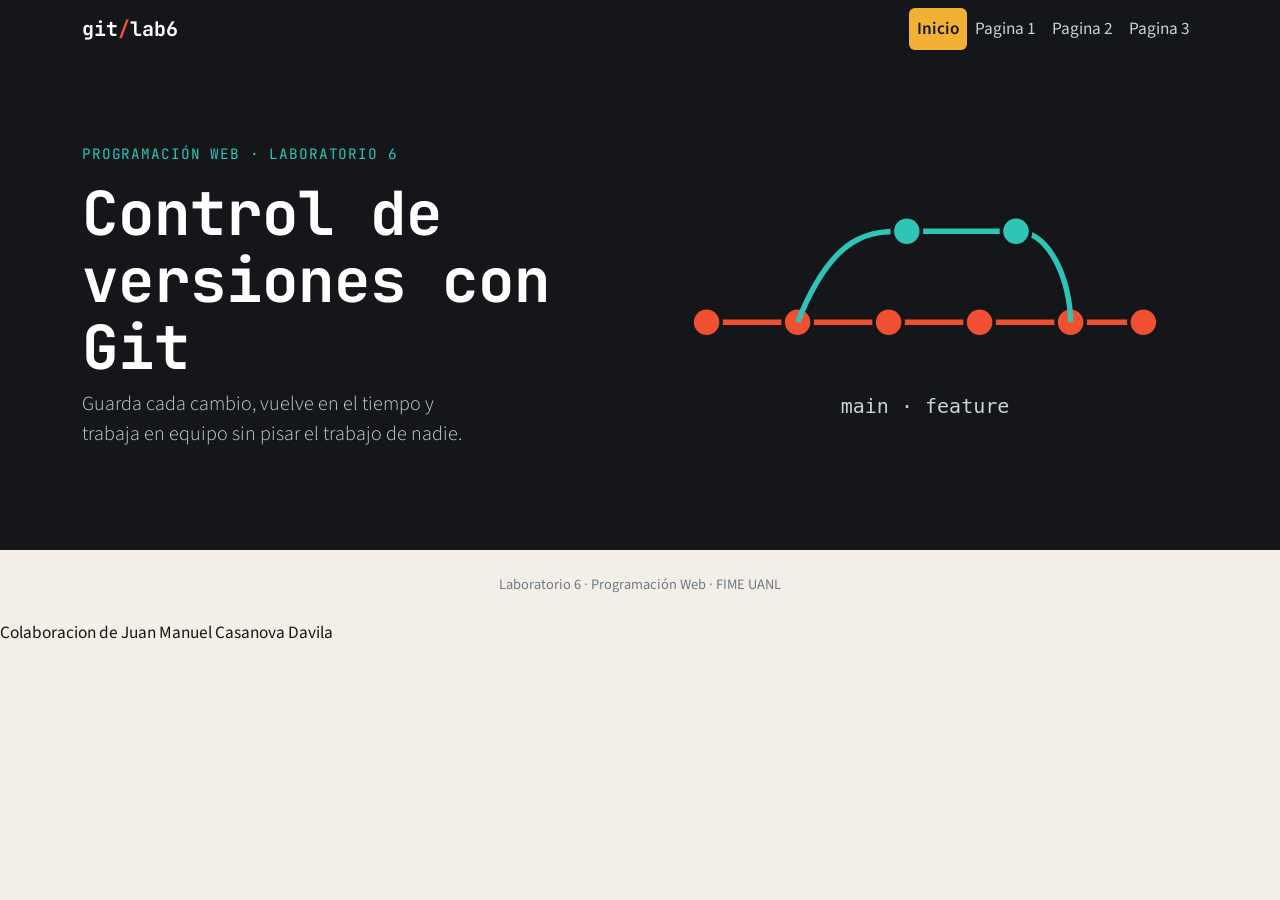
<file: index.html>
<!DOCTYPE html>
<html lang="es"><head><meta charset="UTF-8"><meta name="viewport" content="width=device-width, initial-scale=1.0">
<title>Inicio | Laboratorio 6</title>
<link href="https://fonts.googleapis.com/css2?family=JetBrains+Mono:wght@500;700&family=Source+Sans+3:wght@400;600&display=swap" rel="stylesheet">
<link rel="stylesheet" href="https://cdnjs.cloudflare.com/ajax/libs/bootstrap/5.3.3/css/bootstrap.min.css">
<link rel="stylesheet" href="css/estilos.css"></head>
<body>
<nav class="navbar navbar-expand-md navbar-dark barra"><div class="container">
<a class="navbar-brand" href="index.html">git<span>/</span>lab6</a>
<button class="navbar-toggler" type="button" data-bs-toggle="collapse" data-bs-target="#menu" aria-controls="menu" aria-expanded="false" aria-label="Abrir menú"><span class="navbar-toggler-icon"></span></button>
<div class="collapse navbar-collapse" id="menu"><ul class="navbar-nav ms-auto"><li class="nav-item"><a class="nav-link active" href="index.html" aria-current="page">Inicio</a></li><li class="nav-item"><a class="nav-link" href="pagina1.html">Pagina 1</a></li><li class="nav-item"><a class="nav-link" href="pagina2.html">Pagina 2</a></li><li class="nav-item"><a class="nav-link" href="pagina3.html">Pagina 3</a></li></ul></div></div></nav>
<header class="portada"><div class="container"><div class="row align-items-center g-4">
<div class="col-md-6"><p class="etiqueta">Programación Web · Laboratorio 6</p><h1 class="gigante">Control de versiones con Git</h1>
<p class="lead">Guarda cada cambio, vuelve en el tiempo y trabaja en equipo sin pisar el trabajo de nadie.</p></div>
<div class="col-md-6"><img src="img/hero.svg" class="img-fluid rounded" alt="Grafo de commits con una rama principal y una rama de trabajo"></div>
</div></div></header>
<footer class="pie text-center py-4">Laboratorio 6 · Programación Web · FIME UANL</footer>
<script src="https://cdnjs.cloudflare.com/ajax/libs/bootstrap/5.3.3/js/bootstrap.bundle.min.js"></script>

Colaboracion de Juan Manuel Casanova Davila 
</body></html>
</file>
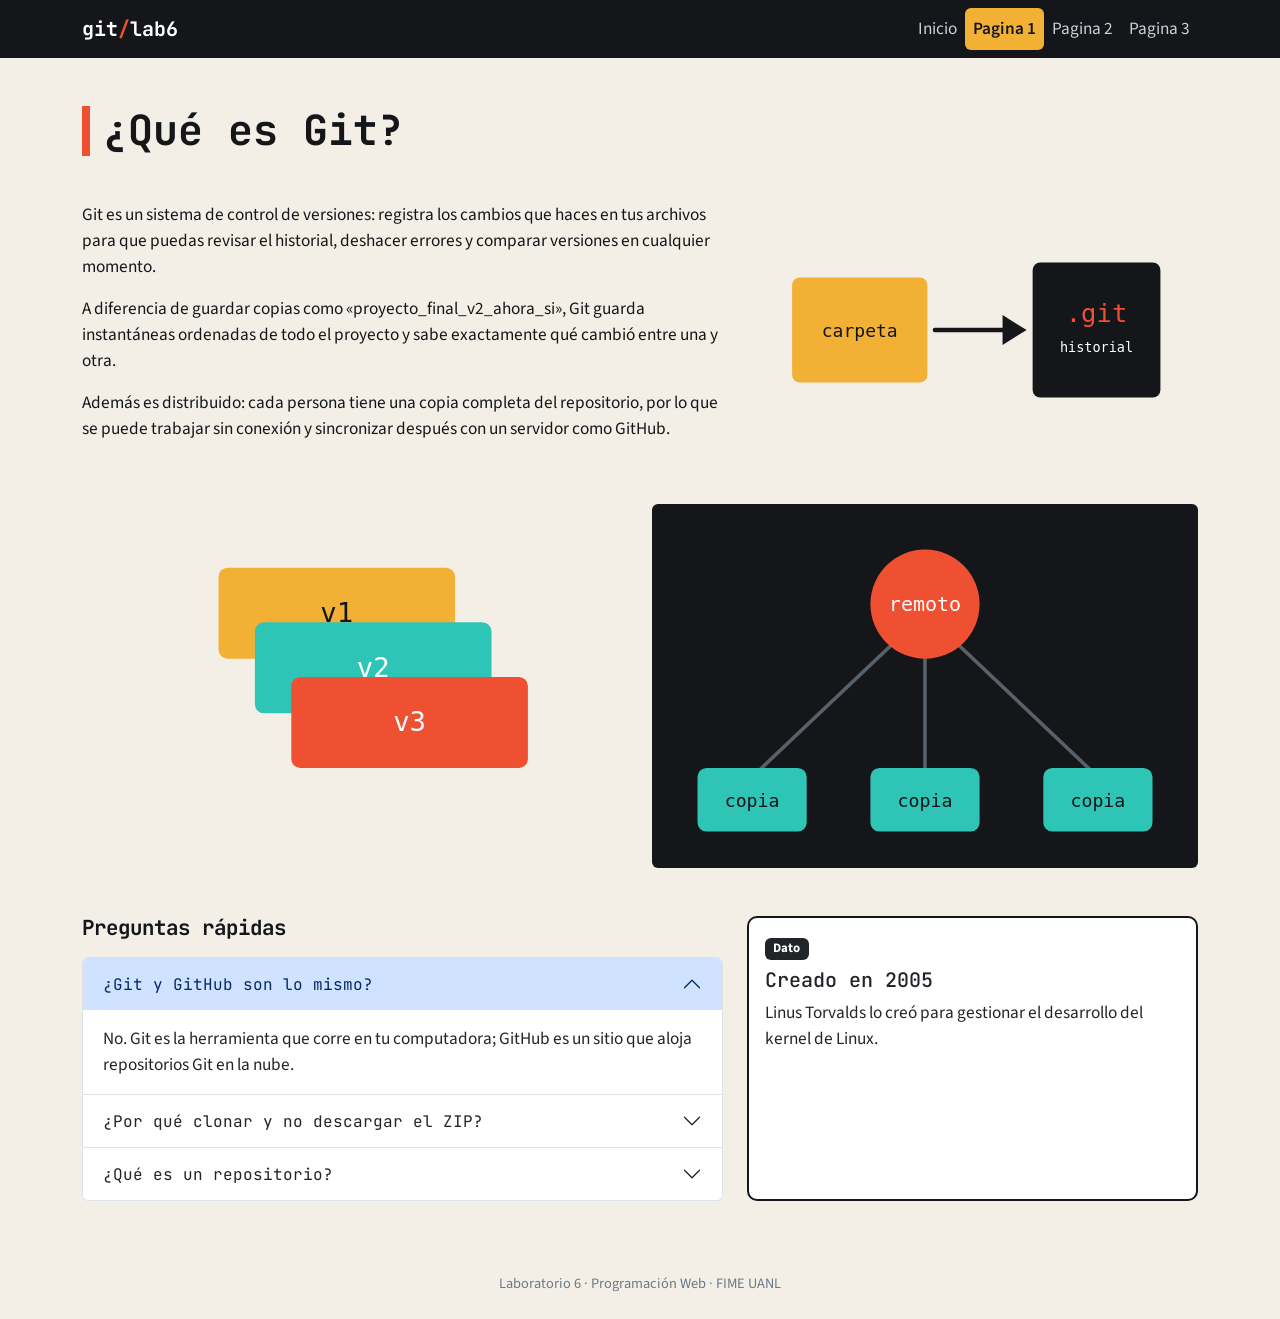
<file: pagina1.html>
<!DOCTYPE html>
<html lang="es"><head><meta charset="UTF-8"><meta name="viewport" content="width=device-width, initial-scale=1.0">
<title>Pagina 1 | Laboratorio 6</title>
<link href="https://fonts.googleapis.com/css2?family=JetBrains+Mono:wght@500;700&family=Source+Sans+3:wght@400;600&display=swap" rel="stylesheet">
<link rel="stylesheet" href="https://cdnjs.cloudflare.com/ajax/libs/bootstrap/5.3.3/css/bootstrap.min.css">
<link rel="stylesheet" href="css/estilos.css"></head>
<body>
<nav class="navbar navbar-expand-md navbar-dark barra"><div class="container">
<a class="navbar-brand" href="index.html">git<span>/</span>lab6</a>
<button class="navbar-toggler" type="button" data-bs-toggle="collapse" data-bs-target="#menu" aria-controls="menu" aria-expanded="false" aria-label="Abrir menú"><span class="navbar-toggler-icon"></span></button>
<div class="collapse navbar-collapse" id="menu"><ul class="navbar-nav ms-auto"><li class="nav-item"><a class="nav-link" href="index.html">Inicio</a></li><li class="nav-item"><a class="nav-link active" href="pagina1.html" aria-current="page">Pagina 1</a></li><li class="nav-item"><a class="nav-link" href="pagina2.html">Pagina 2</a></li><li class="nav-item"><a class="nav-link" href="pagina3.html">Pagina 3</a></li></ul></div></div></nav>
<main class="container py-5">
<h1 class="titulo">¿Qué es Git?</h1>
<div class="row g-4 align-items-center mb-4"><div class="col-md-7">
<p>Git es un sistema de control de versiones: registra los cambios que haces en tus archivos para que puedas revisar el historial, deshacer errores y comparar versiones en cualquier momento.</p>
<p>A diferencia de guardar copias como «proyecto_final_v2_ahora_si», Git guarda instantáneas ordenadas de todo el proyecto y sabe exactamente qué cambió entre una y otra.</p>
<p>Además es distribuido: cada persona tiene una copia completa del repositorio, por lo que se puede trabajar sin conexión y sincronizar después con un servidor como GitHub.</p></div>
<div class="col-md-5"><img src="img/local.svg" class="img-fluid rounded" alt="Una carpeta de trabajo y su repositorio .git"></div></div>
<div class="row g-4 mb-5"><div class="col-md-6"><img src="img/snapshots.svg" class="img-fluid rounded" alt="Tres instantáneas del proyecto apiladas"></div>
<div class="col-md-6"><img src="img/distribuido.svg" class="img-fluid rounded" alt="Varias copias del repositorio conectadas a un servidor"></div></div>
<div class="row g-4"><div class="col-lg-7"><h2 class="sub">Preguntas rápidas</h2>
<div class="accordion" id="preguntas">
<div class="accordion-item"><h3 class="accordion-header"><button class="accordion-button" type="button" data-bs-toggle="collapse" data-bs-target="#q1" aria-expanded="true" aria-controls="q1">¿Git y GitHub son lo mismo?</button></h3>
<div id="q1" class="accordion-collapse collapse show" data-bs-parent="#preguntas"><div class="accordion-body">No. Git es la herramienta que corre en tu computadora; GitHub es un sitio que aloja repositorios Git en la nube.</div></div></div>
<div class="accordion-item"><h3 class="accordion-header"><button class="accordion-button collapsed" type="button" data-bs-toggle="collapse" data-bs-target="#q2" aria-expanded="false" aria-controls="q2">¿Por qué clonar y no descargar el ZIP?</button></h3>
<div id="q2" class="accordion-collapse collapse" data-bs-parent="#preguntas"><div class="accordion-body">El ZIP solo trae los archivos. Al clonar también se descarga el historial y la conexión con el remoto.</div></div></div>
<div class="accordion-item"><h3 class="accordion-header"><button class="accordion-button collapsed" type="button" data-bs-toggle="collapse" data-bs-target="#q3" aria-expanded="false" aria-controls="q3">¿Qué es un repositorio?</button></h3>
<div id="q3" class="accordion-collapse collapse" data-bs-parent="#preguntas"><div class="accordion-body">Una carpeta de proyecto que contiene tus archivos y la carpeta oculta <code>.git</code> con todo el historial.</div></div></div>
</div></div>
<div class="col-lg-5"><div class="card tarjeta h-100"><div class="card-body"><span class="badge text-bg-dark mb-2">Dato</span>
<h2 class="h5">Creado en 2005</h2><p class="mb-0">Linus Torvalds lo creó para gestionar el desarrollo del kernel de Linux.</p></div></div></div></div>
</main>
<footer class="pie text-center py-4">Laboratorio 6 · Programación Web · FIME UANL</footer>
<script src="https://cdnjs.cloudflare.com/ajax/libs/bootstrap/5.3.3/js/bootstrap.bundle.min.js"></script>
</body></html>
</file>
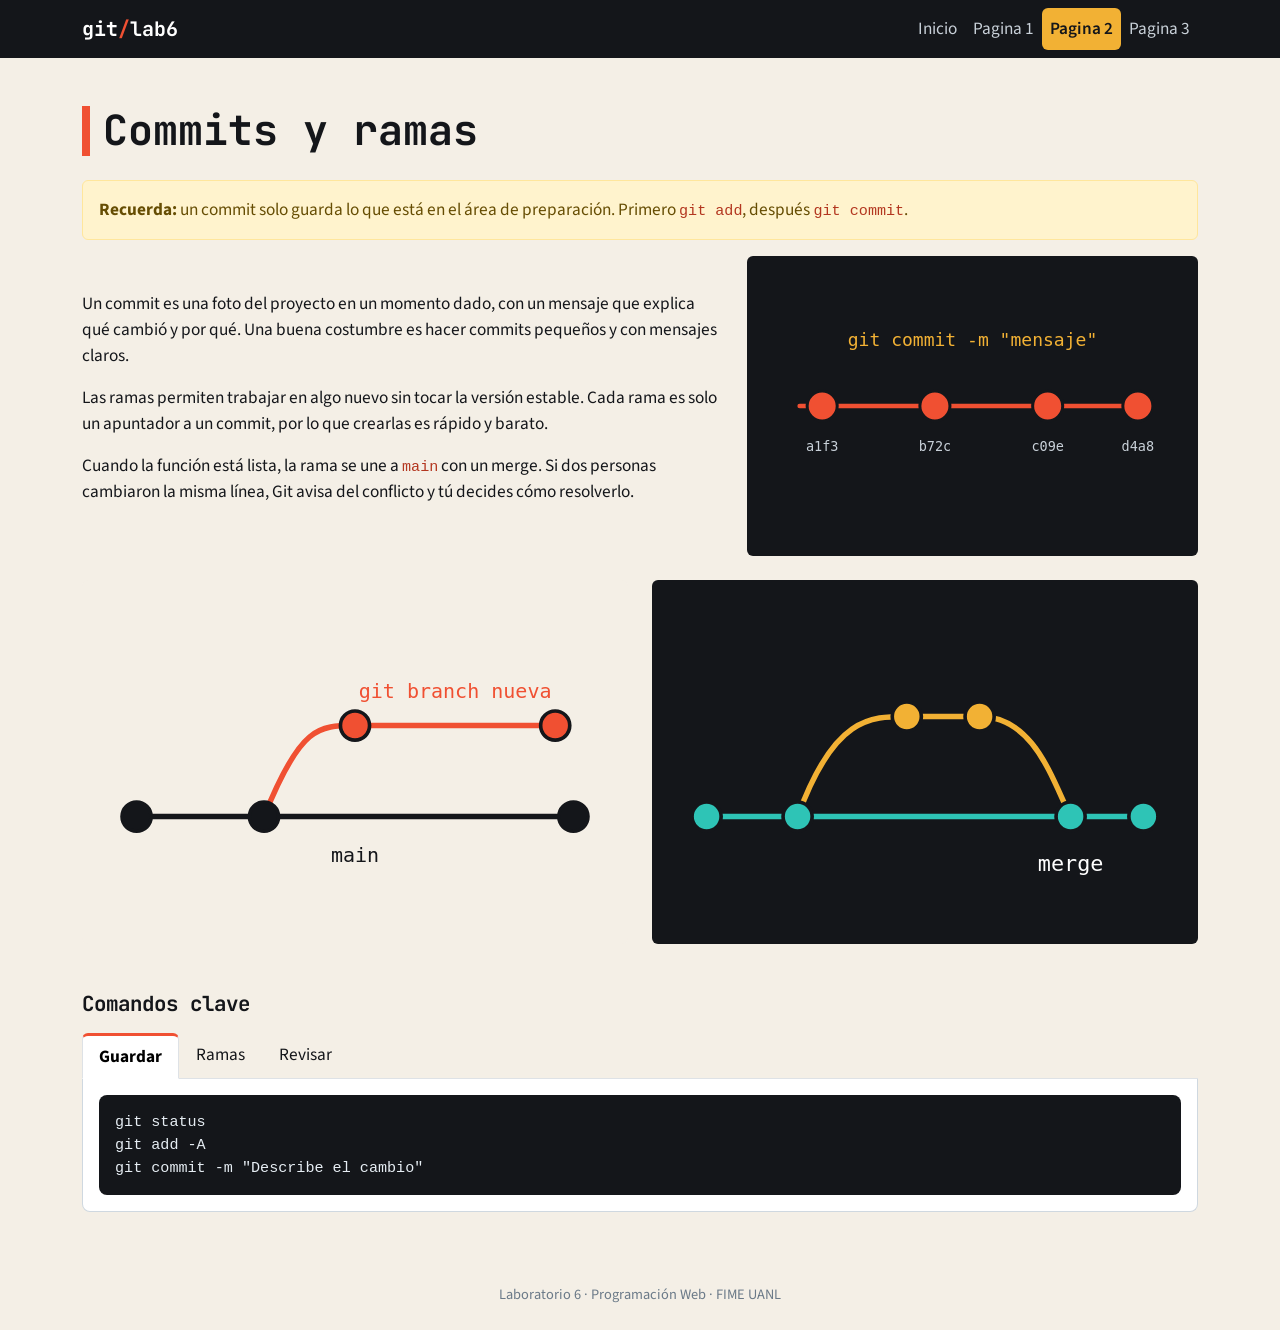
<file: pagina2.html>
<!DOCTYPE html>
<html lang="es"><head><meta charset="UTF-8"><meta name="viewport" content="width=device-width, initial-scale=1.0">
<title>Pagina 2 | Laboratorio 6</title>
<link href="https://fonts.googleapis.com/css2?family=JetBrains+Mono:wght@500;700&family=Source+Sans+3:wght@400;600&display=swap" rel="stylesheet">
<link rel="stylesheet" href="https://cdnjs.cloudflare.com/ajax/libs/bootstrap/5.3.3/css/bootstrap.min.css">
<link rel="stylesheet" href="css/estilos.css"></head>
<body>
<nav class="navbar navbar-expand-md navbar-dark barra"><div class="container">
<a class="navbar-brand" href="index.html">git<span>/</span>lab6</a>
<button class="navbar-toggler" type="button" data-bs-toggle="collapse" data-bs-target="#menu" aria-controls="menu" aria-expanded="false" aria-label="Abrir menú"><span class="navbar-toggler-icon"></span></button>
<div class="collapse navbar-collapse" id="menu"><ul class="navbar-nav ms-auto"><li class="nav-item"><a class="nav-link" href="index.html">Inicio</a></li><li class="nav-item"><a class="nav-link" href="pagina1.html">Pagina 1</a></li><li class="nav-item"><a class="nav-link active" href="pagina2.html" aria-current="page">Pagina 2</a></li><li class="nav-item"><a class="nav-link" href="pagina3.html">Pagina 3</a></li></ul></div></div></nav>
<main class="container py-5">
<h1 class="titulo">Commits y ramas</h1>
<div class="alert alert-warning" role="alert"><strong>Recuerda:</strong> un commit solo guarda lo que está en el área de preparación. Primero <code>git add</code>, después <code>git commit</code>.</div>
<div class="row g-4 align-items-center mb-4"><div class="col-md-7">
<p>Un commit es una foto del proyecto en un momento dado, con un mensaje que explica qué cambió y por qué. Una buena costumbre es hacer commits pequeños y con mensajes claros.</p>
<p>Las ramas permiten trabajar en algo nuevo sin tocar la versión estable. Cada rama es solo un apuntador a un commit, por lo que crearlas es rápido y barato.</p>
<p>Cuando la función está lista, la rama se une a <code>main</code> con un merge. Si dos personas cambiaron la misma línea, Git avisa del conflicto y tú decides cómo resolverlo.</p></div>
<div class="col-md-5"><img src="img/commit.svg" class="img-fluid rounded" alt="Cadena de commits con sus identificadores"></div></div>
<div class="row g-4 mb-5"><div class="col-md-6"><img src="img/rama.svg" class="img-fluid rounded" alt="Una rama que se separa de main"></div>
<div class="col-md-6"><img src="img/merge.svg" class="img-fluid rounded" alt="Una rama que se une de nuevo a main mediante merge"></div></div>
<h2 class="sub">Comandos clave</h2>
<ul class="nav nav-tabs" id="tabs" role="tablist">
<li class="nav-item" role="presentation"><button class="nav-link active" id="t1" data-bs-toggle="tab" data-bs-target="#c1" type="button" role="tab" aria-controls="c1" aria-selected="true">Guardar</button></li>
<li class="nav-item" role="presentation"><button class="nav-link" id="t2" data-bs-toggle="tab" data-bs-target="#c2" type="button" role="tab" aria-controls="c2" aria-selected="false">Ramas</button></li>
<li class="nav-item" role="presentation"><button class="nav-link" id="t3" data-bs-toggle="tab" data-bs-target="#c3" type="button" role="tab" aria-controls="c3" aria-selected="false">Revisar</button></li></ul>
<div class="tab-content panel-tab p-3">
<div class="tab-pane fade show active" id="c1" role="tabpanel" aria-labelledby="t1"><pre class="mb-0"><code>git status
git add -A
git commit -m "Describe el cambio"</code></pre></div>
<div class="tab-pane fade" id="c2" role="tabpanel" aria-labelledby="t2"><pre class="mb-0"><code>git branch nueva-funcion
git switch nueva-funcion
git merge nueva-funcion</code></pre></div>
<div class="tab-pane fade" id="c3" role="tabpanel" aria-labelledby="t3"><pre class="mb-0"><code>git log --oneline
git diff
git status</code></pre></div></div>
</main>
<footer class="pie text-center py-4">Laboratorio 6 · Programación Web · FIME UANL</footer>
<script src="https://cdnjs.cloudflare.com/ajax/libs/bootstrap/5.3.3/js/bootstrap.bundle.min.js"></script>
</body></html>
</file>
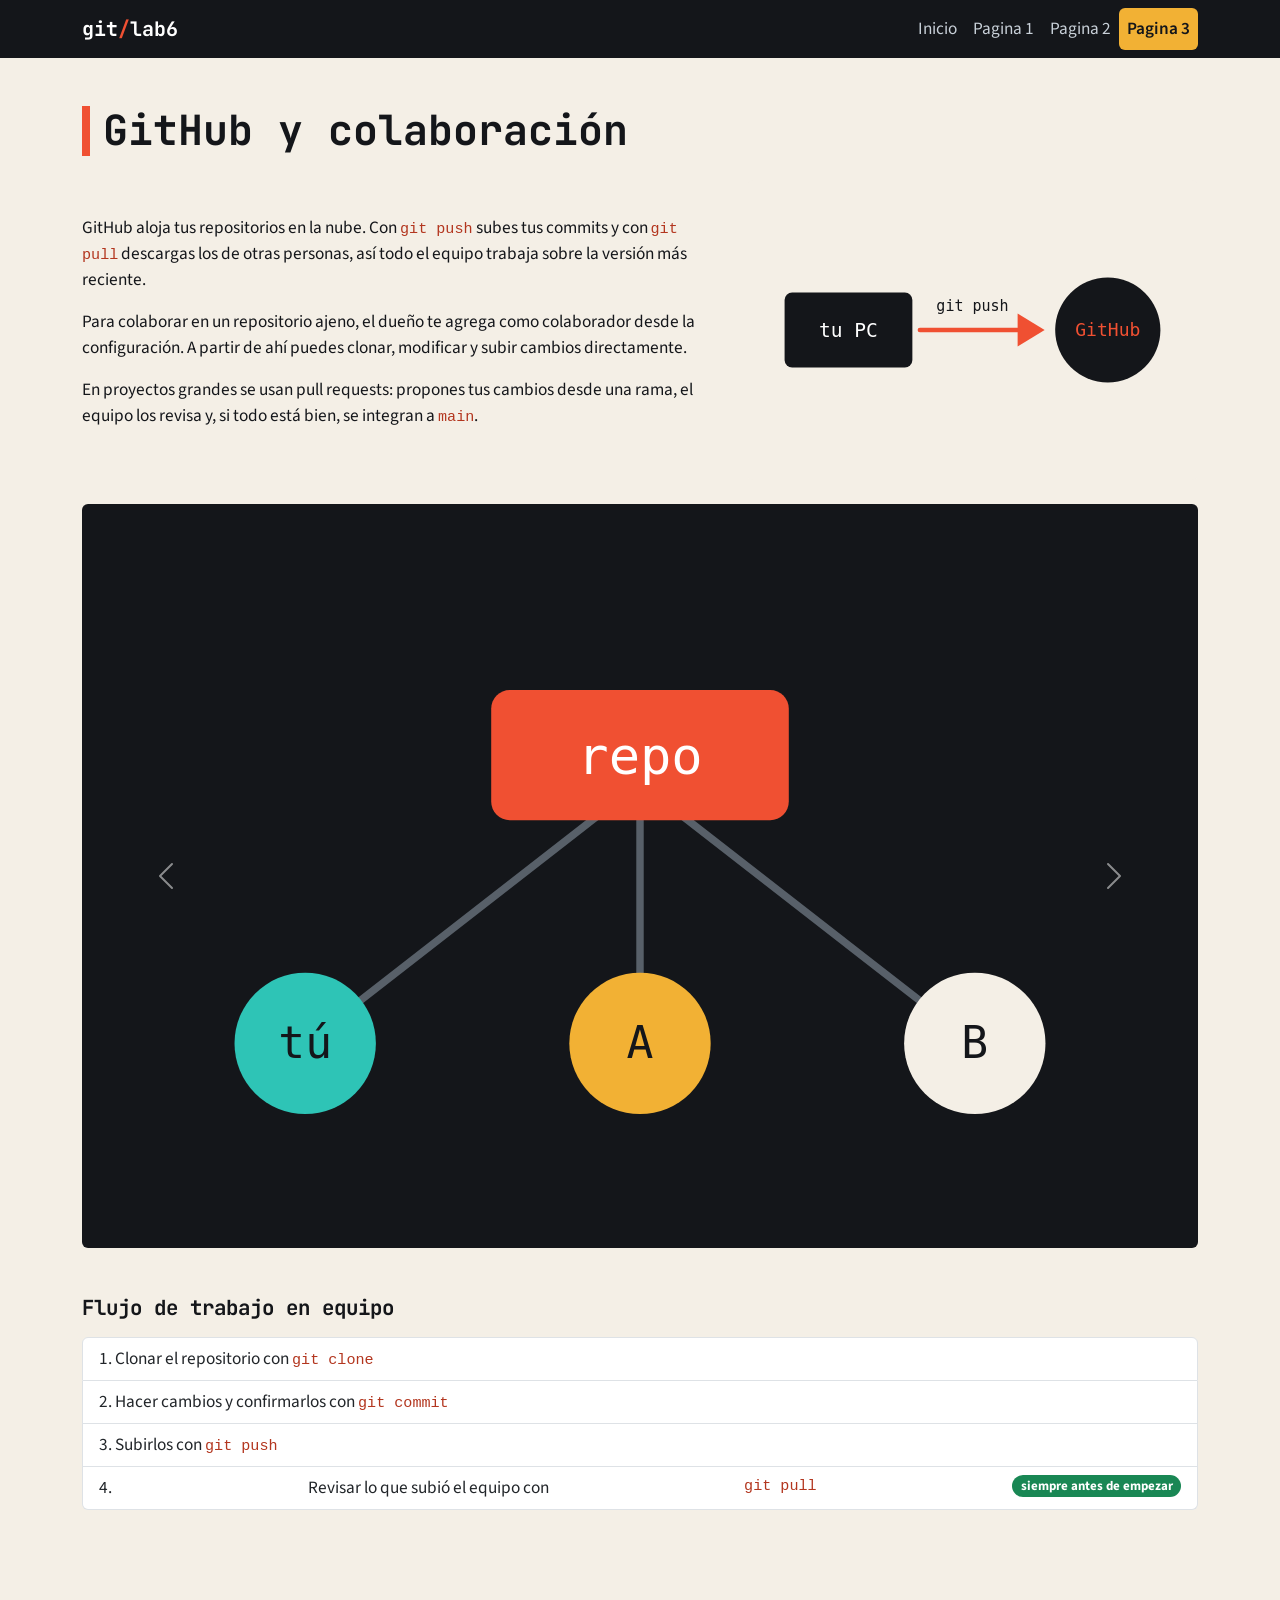
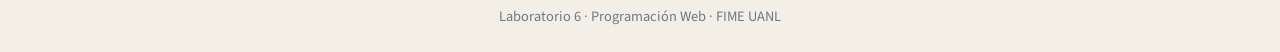
<file: pagina3.html>
<!DOCTYPE html>
<html lang="es"><head><meta charset="UTF-8"><meta name="viewport" content="width=device-width, initial-scale=1.0">
<title>Pagina 3 | Laboratorio 6</title>
<link href="https://fonts.googleapis.com/css2?family=JetBrains+Mono:wght@500;700&family=Source+Sans+3:wght@400;600&display=swap" rel="stylesheet">
<link rel="stylesheet" href="https://cdnjs.cloudflare.com/ajax/libs/bootstrap/5.3.3/css/bootstrap.min.css">
<link rel="stylesheet" href="css/estilos.css"></head>
<body>
<nav class="navbar navbar-expand-md navbar-dark barra"><div class="container">
<a class="navbar-brand" href="index.html">git<span>/</span>lab6</a>
<button class="navbar-toggler" type="button" data-bs-toggle="collapse" data-bs-target="#menu" aria-controls="menu" aria-expanded="false" aria-label="Abrir menú"><span class="navbar-toggler-icon"></span></button>
<div class="collapse navbar-collapse" id="menu"><ul class="navbar-nav ms-auto"><li class="nav-item"><a class="nav-link" href="index.html">Inicio</a></li><li class="nav-item"><a class="nav-link" href="pagina1.html">Pagina 1</a></li><li class="nav-item"><a class="nav-link" href="pagina2.html">Pagina 2</a></li><li class="nav-item"><a class="nav-link active" href="pagina3.html" aria-current="page">Pagina 3</a></li></ul></div></div></nav>
<main class="container py-5">
<h1 class="titulo">GitHub y colaboración</h1>
<div class="row g-4 align-items-center mb-4"><div class="col-md-7">
<p>GitHub aloja tus repositorios en la nube. Con <code>git push</code> subes tus commits y con <code>git pull</code> descargas los de otras personas, así todo el equipo trabaja sobre la versión más reciente.</p>
<p>Para colaborar en un repositorio ajeno, el dueño te agrega como colaborador desde la configuración. A partir de ahí puedes clonar, modificar y subir cambios directamente.</p>
<p>En proyectos grandes se usan pull requests: propones tus cambios desde una rama, el equipo los revisa y, si todo está bien, se integran a <code>main</code>.</p></div>
<div class="col-md-5"><img src="img/remoto.svg" class="img-fluid rounded" alt="Subida de cambios desde la computadora a GitHub"></div></div>
<div id="galeria" class="carousel slide mb-5" data-bs-ride="carousel" aria-label="Galería de colaboración">
<div class="carousel-inner rounded">
<div class="carousel-item active"><img src="img/colaboradores.svg" class="d-block w-100" alt="Tres personas colaborando en un mismo repositorio"></div>
<div class="carousel-item"><img src="img/pullrequest.svg" class="d-block w-100" alt="Una pull request que lleva una rama de trabajo hacia main"></div></div>
<button class="carousel-control-prev" type="button" data-bs-target="#galeria" data-bs-slide="prev"><span class="carousel-control-prev-icon" aria-hidden="true"></span><span class="visually-hidden">Anterior</span></button>
<button class="carousel-control-next" type="button" data-bs-target="#galeria" data-bs-slide="next"><span class="carousel-control-next-icon" aria-hidden="true"></span><span class="visually-hidden">Siguiente</span></button></div>
<h2 class="sub">Flujo de trabajo en equipo</h2>
<ol class="list-group list-group-numbered mb-4">
<li class="list-group-item">Clonar el repositorio con <code>git clone</code></li>
<li class="list-group-item">Hacer cambios y confirmarlos con <code>git commit</code></li>
<li class="list-group-item">Subirlos con <code>git push</code></li>
<li class="list-group-item d-flex justify-content-between align-items-start">Revisar lo que subió el equipo con <code>git pull</code> <span class="badge text-bg-success rounded-pill">siempre antes de empezar</span></li></ol>
</main>
<footer class="pie text-center py-4">Laboratorio 6 · Programación Web · FIME UANL</footer>
<script src="https://cdnjs.cloudflare.com/ajax/libs/bootstrap/5.3.3/js/bootstrap.bundle.min.js"></script>
</body></html>
</file>
<file: css/estilos.css>
:root { --tinta:#14161a; --papel:#f4efe6; --naranja:#f05032; --turquesa:#2ec4b6; --ambar:#f2b134; }
body { background: var(--papel); color: var(--tinta); font-family: "Source Sans 3", system-ui, sans-serif; font-size: 1.08rem; }
h1, h2, h3, .navbar-brand, .etiqueta { font-family: "JetBrains Mono", ui-monospace, monospace; }
.barra { background: var(--tinta); }
.barra .navbar-brand { color:#fff; font-weight:700; }
.barra .navbar-brand span { color: var(--naranja); }
.barra .nav-link { color:#c9d1d9; }
.barra .nav-link:hover { color: var(--ambar); }
.barra .nav-link.active { color: var(--tinta); background: var(--ambar); border-radius: 6px; font-weight: 600; }
.portada { background: var(--tinta); color:#fff; padding: 4rem 0; }
.etiqueta { color: var(--turquesa); font-size:.9rem; letter-spacing:.06em; text-transform:uppercase; }
.gigante { font-size: clamp(2.2rem, 6vw, 3.8rem); font-weight:700; line-height:1.1; }
.portada .lead { color:#c9d1d9; max-width: 38ch; }
.titulo { font-size: clamp(1.8rem, 4vw, 2.6rem); font-weight:700; margin-bottom:1.5rem; border-left: 8px solid var(--naranja); padding-left: .8rem; }
.sub { font-size: 1.3rem; font-weight:700; margin-bottom:1rem; }
.tarjeta { border: 2px solid var(--tinta); border-radius: 10px; background:#fff; }
.panel-tab { background:#fff; border:1px solid #cfd8e0; border-top:0; border-radius: 0 0 8px 8px; }
.nav-tabs .nav-link { color: var(--tinta); }
.nav-tabs .nav-link.active { font-weight:700; border-top: 3px solid var(--naranja); }
pre { background: var(--tinta); color:#e6edf3; padding: 1rem; border-radius: 8px; }
code { color: #b3361f; }
pre code { color: inherit; }
.pie { color:#6b7a88; font-size:.9rem; }
a:focus-visible, button:focus-visible { outline: 3px solid var(--ambar); outline-offset: 2px; }
</file>
